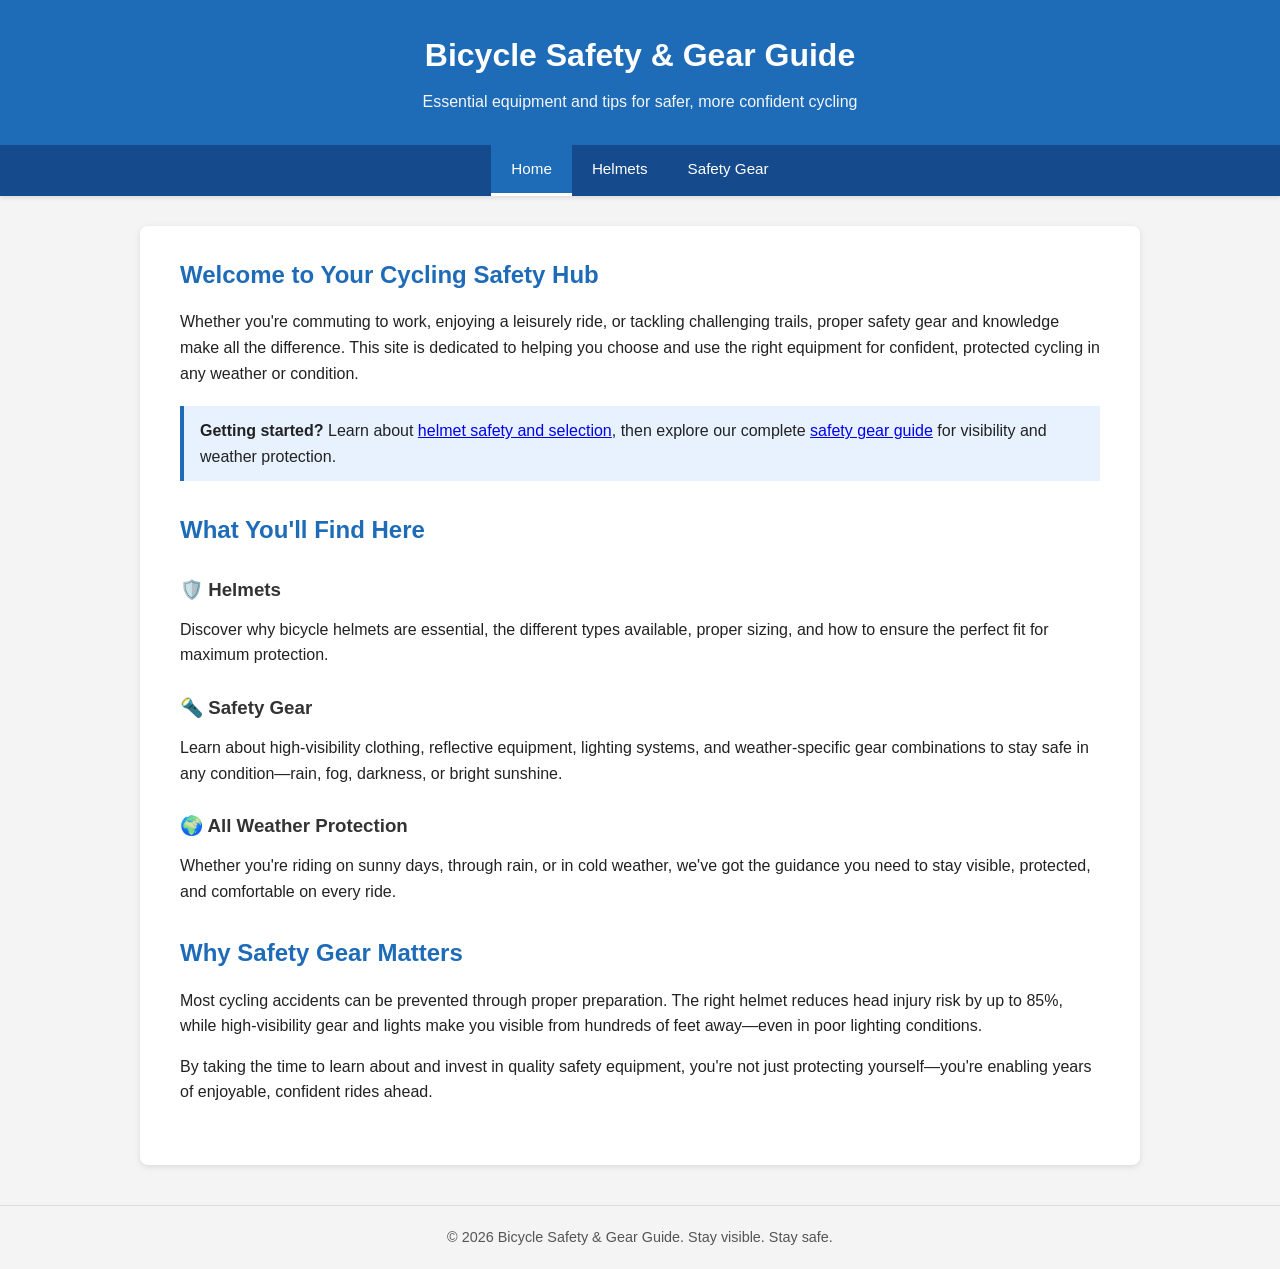
<file: index.html>
<!DOCTYPE html>
<html lang="en">
<head>
  <meta charset="UTF-8">
  <title>Bicycle Safety & Gear Guide</title>
  <meta name="viewport" content="width=device-width, initial-scale=1.0">
  <meta name="description" content="Your complete guide to bicycle safety gear, helmets, and equipment for all weather conditions.">
  <link rel="stylesheet" href="styles.css">
</head>
<body>

<header>
  <h1>Bicycle Safety & Gear Guide</h1>
  <p>Essential equipment and tips for safer, more confident cycling</p>
</header>

<nav>
  <a href="index.html" class="active">Home</a>
  <a href="helmets.html">Helmets</a>
  <a href="safety-gear.html">Safety Gear</a>
</nav>

<main>
  <section>
    <h2>Welcome to Your Cycling Safety Hub</h2>
    <p>
      Whether you're commuting to work, enjoying a leisurely ride, or tackling challenging trails,
      proper safety gear and knowledge make all the difference. This site is dedicated to helping you
      choose and use the right equipment for confident, protected cycling in any weather or condition.
    </p>

    <div class="highlight">
      <strong>Getting started?</strong> Learn about <a href="helmets.html">helmet safety and selection</a>,
      then explore our complete <a href="safety-gear.html">safety gear guide</a> for visibility and weather protection.
    </div>
  </section>

  <section>
    <h2>What You'll Find Here</h2>
    
    <h3>🛡️ Helmets</h3>
    <p>
      Discover why bicycle helmets are essential, the different types available, proper sizing,
      and how to ensure the perfect fit for maximum protection.
    </p>

    <h3>🔦 Safety Gear</h3>
    <p>
      Learn about high-visibility clothing, reflective equipment, lighting systems, and weather-specific
      gear combinations to stay safe in any condition—rain, fog, darkness, or bright sunshine.
    </p>

    <h3>🌍 All Weather Protection</h3>
    <p>
      Whether you're riding on sunny days, through rain, or in cold weather, we've got the guidance
      you need to stay visible, protected, and comfortable on every ride.
    </p>
  </section>

  <section>
    <h2>Why Safety Gear Matters</h2>
    <p>
      Most cycling accidents can be prevented through proper preparation. The right helmet reduces
      head injury risk by up to 85%, while high-visibility gear and lights make you visible from hundreds
      of feet away—even in poor lighting conditions.
    </p>
    <p>
      By taking the time to learn about and invest in quality safety equipment, you're not just protecting
      yourself—you're enabling years of enjoyable, confident rides ahead.
    </p>
  </section>

</main>

<footer>
  <p>&copy; <span id="year"></span> Bicycle Safety & Gear Guide. Stay visible. Stay safe.</p>
  <script>
    document.getElementById('year').textContent = new Date().getFullYear();
  </script>
</footer>

</body>
</html>
</file>
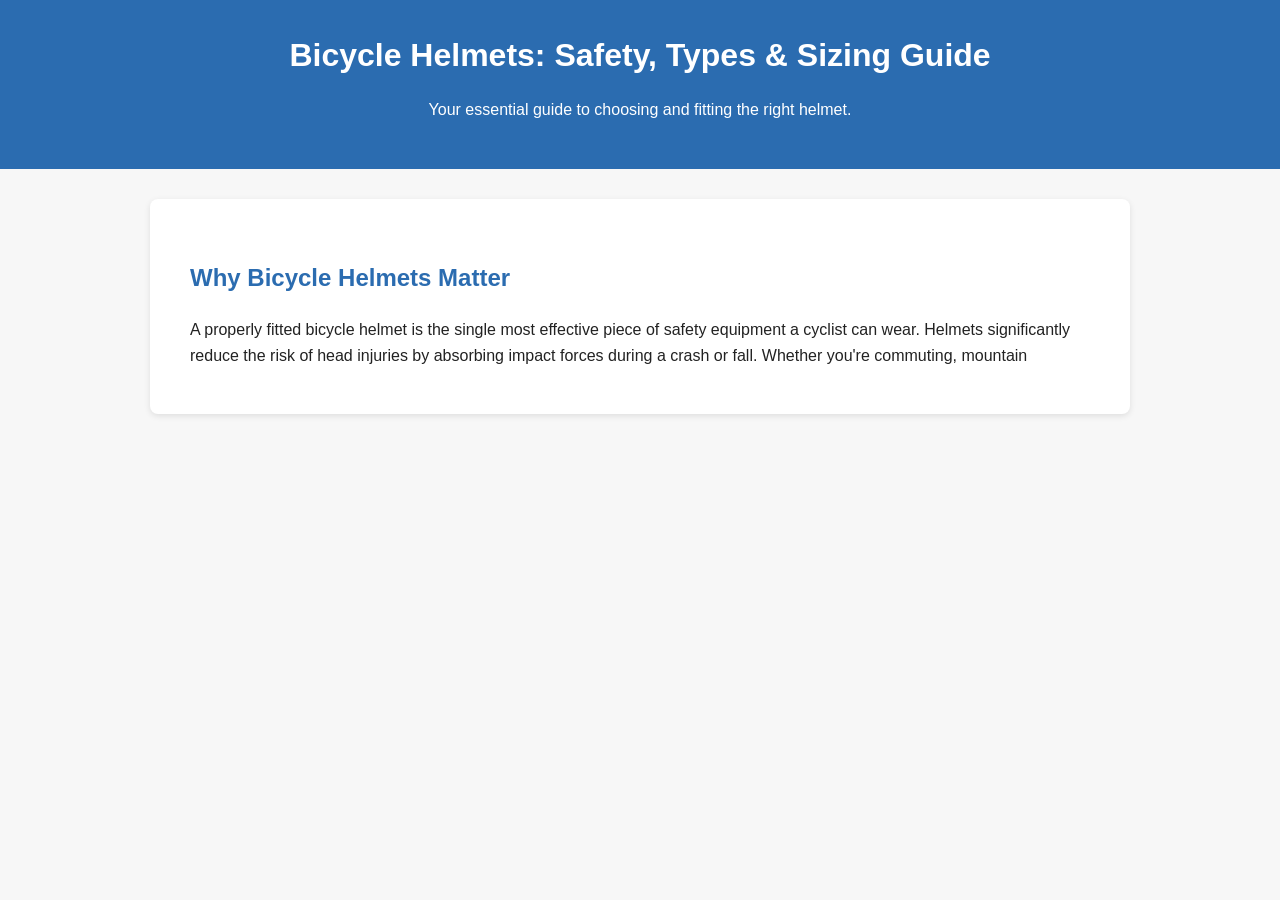
<file: helmets.html>
<!DOCTYPE html>
<html lang="en">
<head>
  <meta charset="UTF-8">
  <title>Bicycle Helmets: Safety, Types & Sizing Guide</title>
  <meta name="viewport" content="width=device-width, initial-scale=1.0">
  <meta name="description" content="Learn why bicycle helmets matter, the different types available, and how to choose the right size and fit.">
  <style>
    body {
      margin: 0;
      font-family: Arial, sans-serif;
      background: #f7f7f7;
      color: #222;
      line-height: 1.6;
    }

    header {
      background: #2b6cb0;
      color: #fff;
      padding: 30px 40px;
      text-align: center;
    }

    header h1 {
      margin: 0;
      font-size: 2rem;
    }

    main {
      max-width: 900px;
      margin: 30px auto;
      background: #fff;
      padding: 30px 40px;
      border-radius: 8px;
      box-shadow: 0 2px 6px rgba(0,0,0,0.1);
    }

    h2 {
      color: #2b6cb0;
      margin-top: 30px;
    }

    .highlight {
      background: #e8f1ff;
      border-left: 4px solid #2b6cb0;
      padding: 12px 16px;
      margin: 20px 0;
    }

    ul {
      padding-left: 20px;
    }

    footer {
      text-align: center;
      padding: 20px;
      font-size: 0.9rem;
      color: #555;
    }
  </style>
</head>
<body>

<header>
  <h1>Bicycle Helmets: Safety, Types & Sizing Guide</h1>
  <p>Your essential guide to choosing and fitting the right helmet.</p>
</header>

<main>

  <section>
    <h2>Why Bicycle Helmets Matter</h2>
    <p>
      A properly fitted bicycle helmet is the single most effective piece of safety equipment a cyclist can wear.
      Helmets significantly reduce the risk of head injuries by absorbing impact forces during a crash or fall.
      Whether you're commuting, mountain
</file>
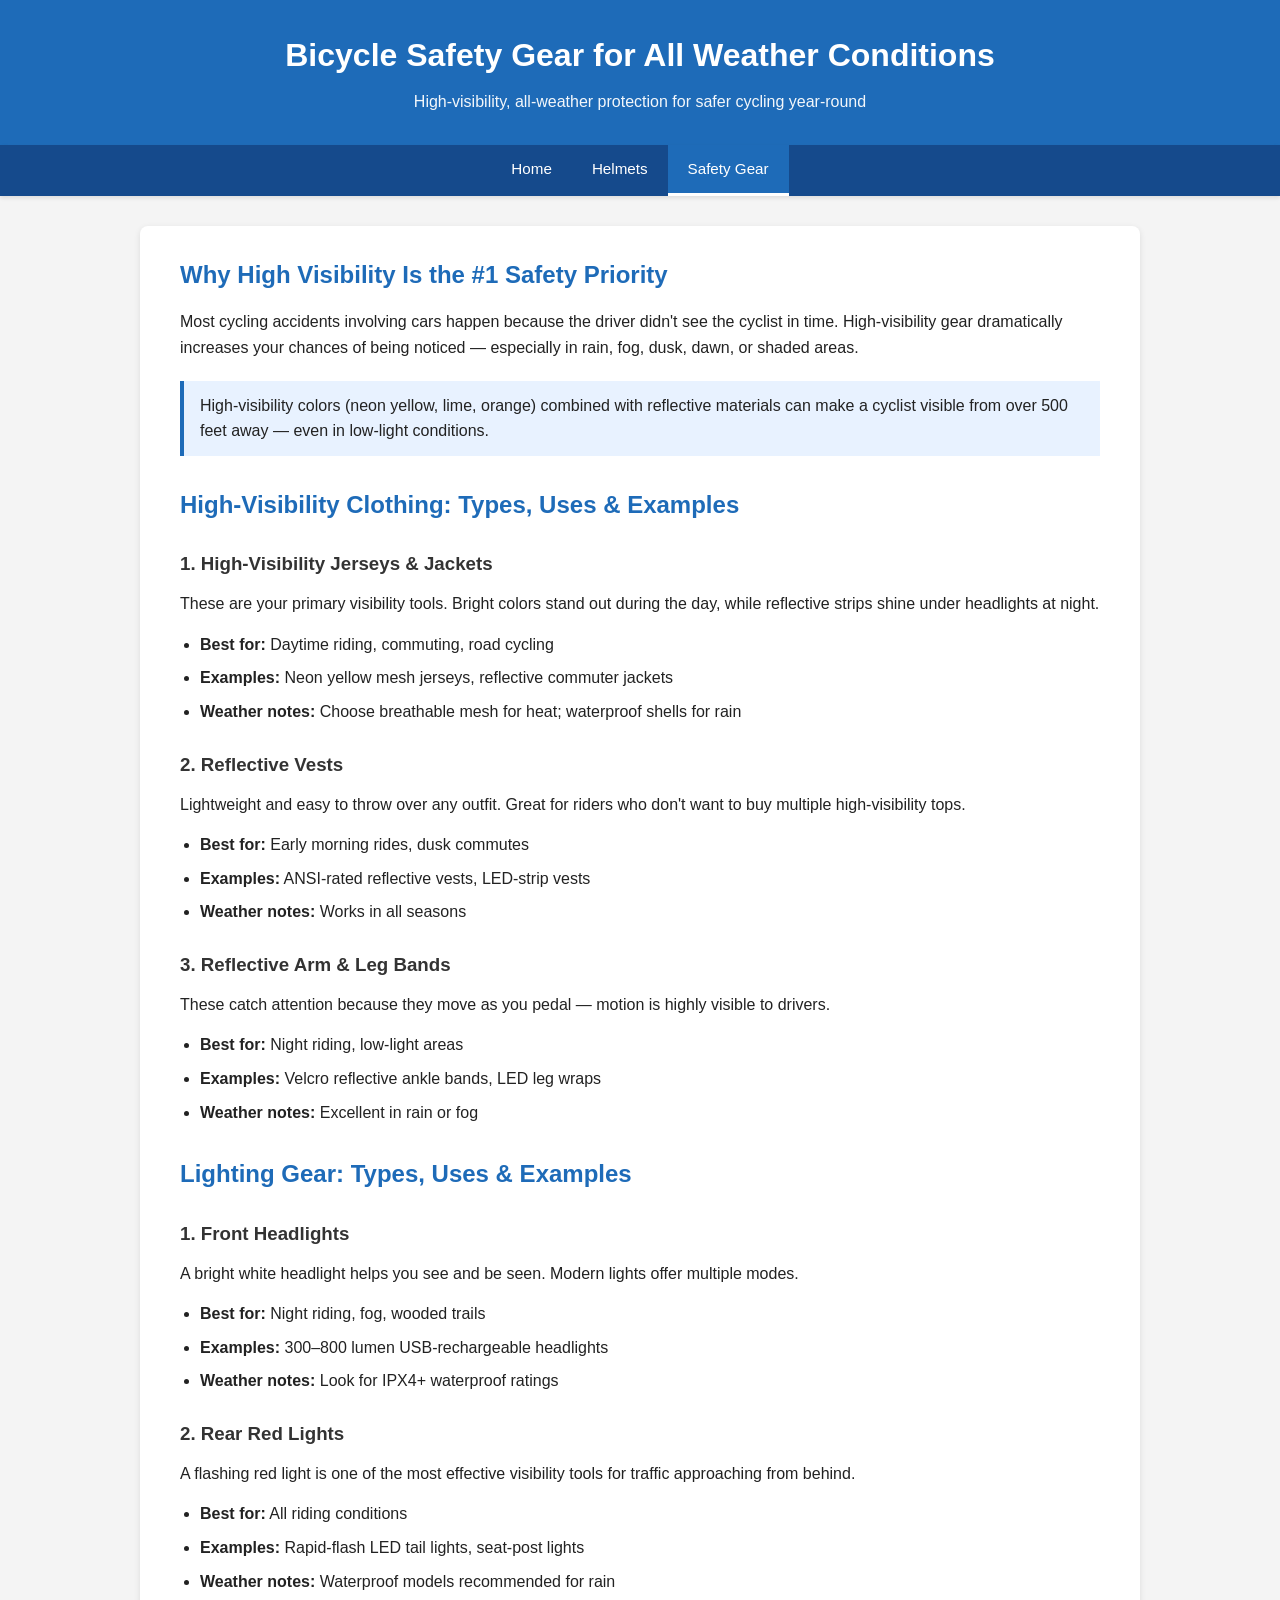
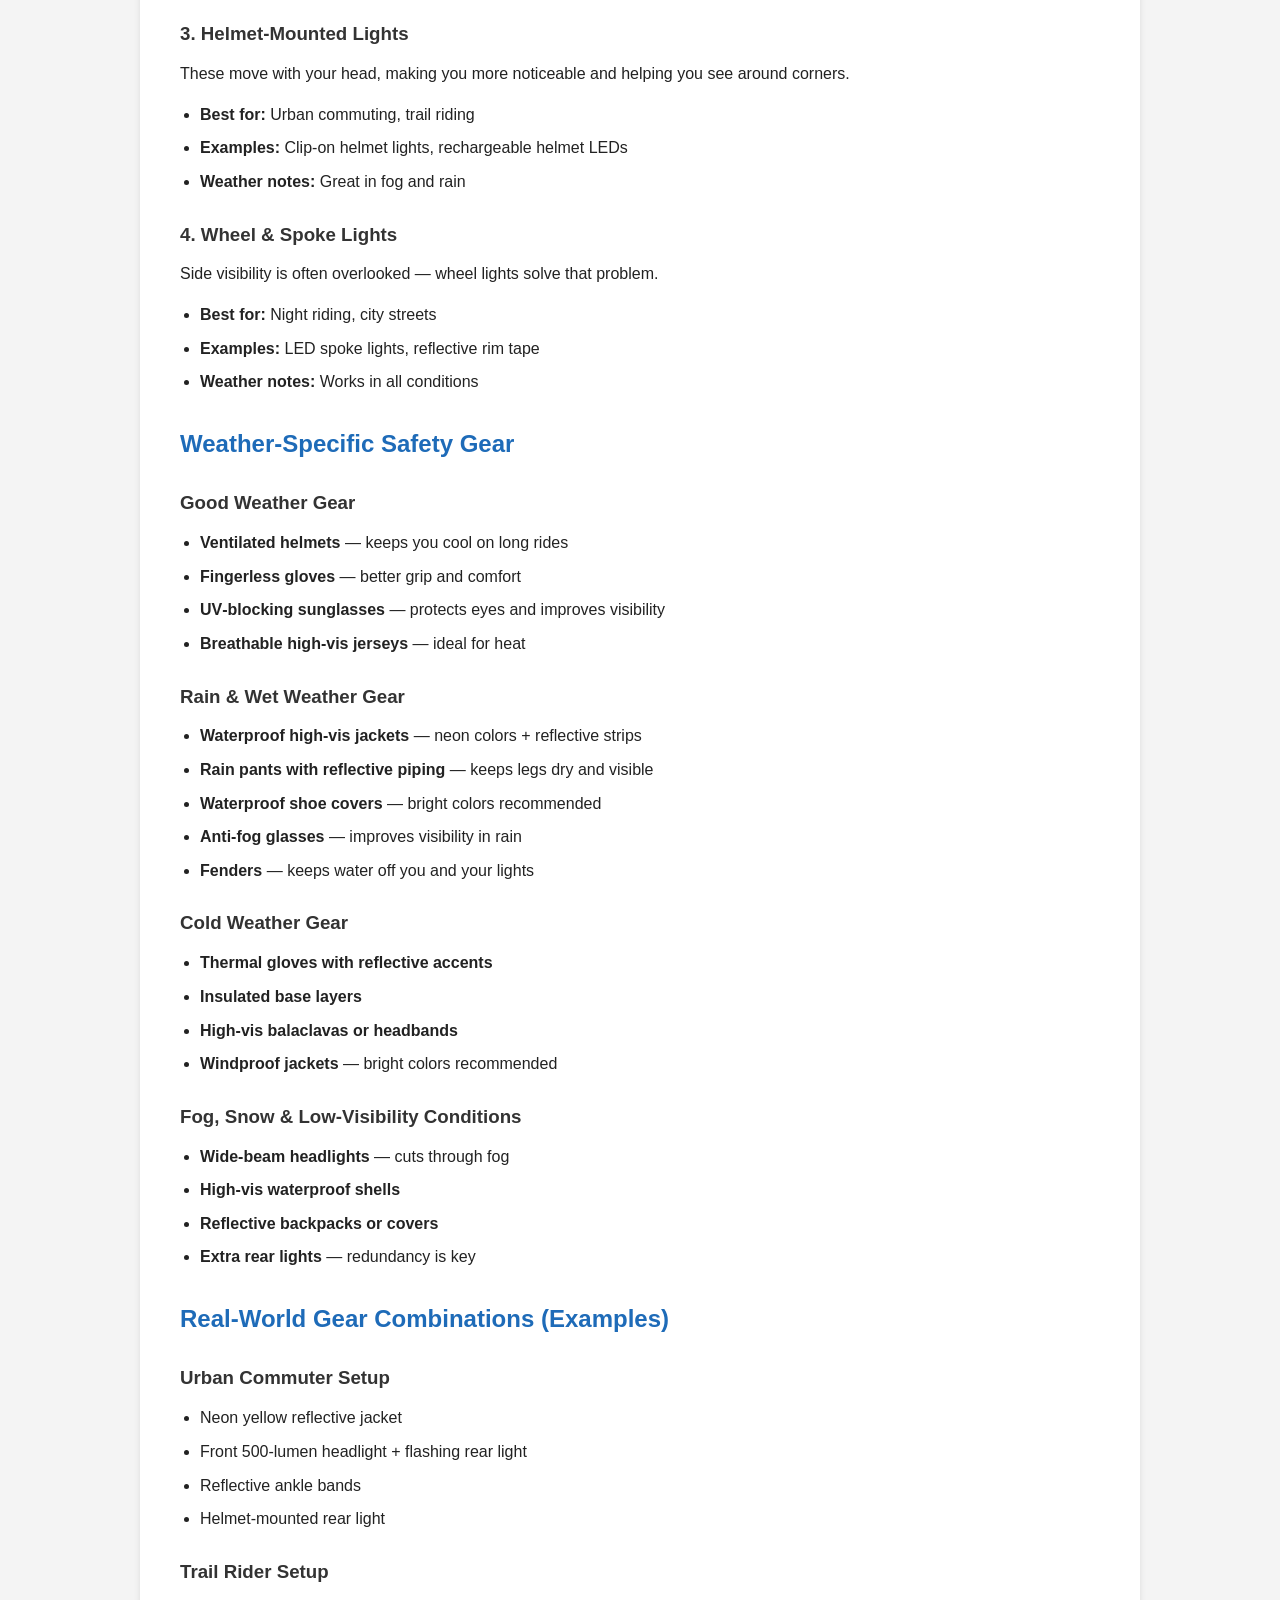
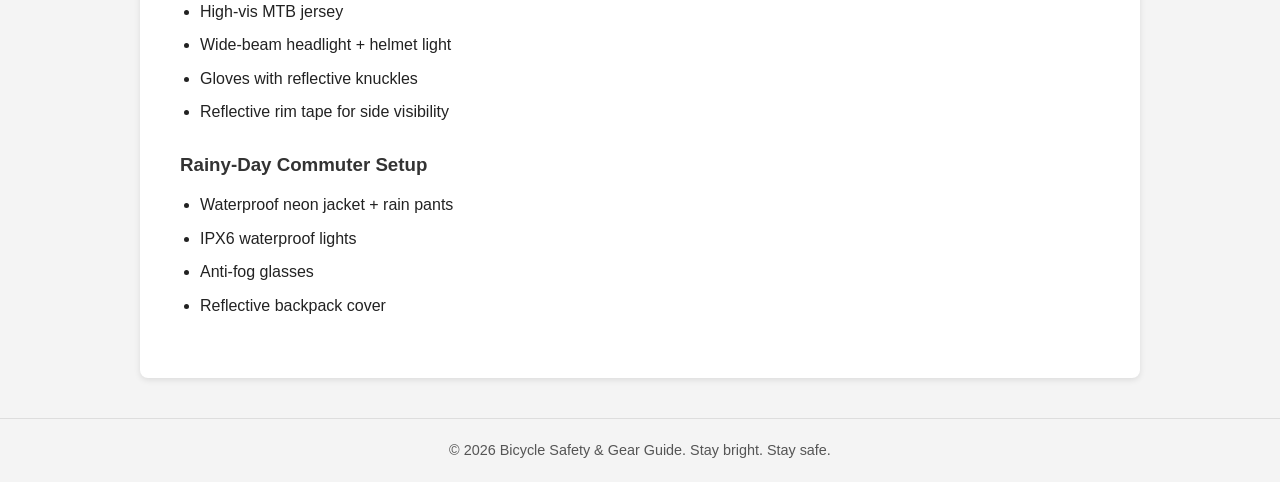
<file: safety-gear.html>
<!DOCTYPE html>
<html lang="en">
<head>
  <meta charset="UTF-8">
  <title>Bicycle Safety Gear for All Weather Conditions</title>
  <meta name="viewport" content="width=device-width, initial-scale=1.0">
  <meta name="description" content="A detailed guide to bicycle safety gear for good and inclement weather, with a focus on high-visibility equipment and real-world examples.">
  <link rel="stylesheet" href="styles.css">
</head>
<body>

<header>
  <h1>Bicycle Safety Gear for All Weather Conditions</h1>
  <p>High‑visibility, all‑weather protection for safer cycling year‑round</p>
</header>

<nav>
  <a href="index.html">Home</a>
  <a href="helmets.html">Helmets</a>
  <a href="safety-gear.html" class="active">Safety Gear</a>
</nav>

<main>

  <section>
    <h2>Why High Visibility Is the #1 Safety Priority</h2>
    <p>
      Most cycling accidents involving cars happen because the driver didn't see the cyclist in time.
      High‑visibility gear dramatically increases your chances of being noticed — especially in rain,
      fog, dusk, dawn, or shaded areas.
    </p>

    <div class="highlight">
      High‑visibility colors (neon yellow, lime, orange) combined with reflective materials can make a cyclist
      visible from over 500 feet away — even in low‑light conditions.
    </div>
  </section>

  <section>
    <h2>High‑Visibility Clothing: Types, Uses & Examples</h2>

    <h3>1. High‑Visibility Jerseys & Jackets</h3>
    <p>
      These are your primary visibility tools. Bright colors stand out during the day, while reflective strips
      shine under headlights at night.
    </p>
    <ul>
      <li><strong>Best for:</strong> Daytime riding, commuting, road cycling</li>
      <li><strong>Examples:</strong> Neon yellow mesh jerseys, reflective commuter jackets</li>
      <li><strong>Weather notes:</strong> Choose breathable mesh for heat; waterproof shells for rain</li>
    </ul>

    <h3>2. Reflective Vests</h3>
    <p>
      Lightweight and easy to throw over any outfit. Great for riders who don't want to buy multiple
      high‑visibility tops.
    </p>
    <ul>
      <li><strong>Best for:</strong> Early morning rides, dusk commutes</li>
      <li><strong>Examples:</strong> ANSI‑rated reflective vests, LED‑strip vests</li>
      <li><strong>Weather notes:</strong> Works in all seasons</li>
    </ul>

    <h3>3. Reflective Arm & Leg Bands</h3>
    <p>
      These catch attention because they move as you pedal — motion is highly visible to drivers.
    </p>
    <ul>
      <li><strong>Best for:</strong> Night riding, low‑light areas</li>
      <li><strong>Examples:</strong> Velcro reflective ankle bands, LED leg wraps</li>
      <li><strong>Weather notes:</strong> Excellent in rain or fog</li>
    </ul>
  </section>

  <section>
    <h2>Lighting Gear: Types, Uses & Examples</h2>

    <h3>1. Front Headlights</h3>
    <p>
      A bright white headlight helps you see and be seen. Modern lights offer multiple modes.
    </p>
    <ul>
      <li><strong>Best for:</strong> Night riding, fog, wooded trails</li>
      <li><strong>Examples:</strong> 300–800 lumen USB‑rechargeable headlights</li>
      <li><strong>Weather notes:</strong> Look for IPX4+ waterproof ratings</li>
    </ul>

    <h3>2. Rear Red Lights</h3>
    <p>
      A flashing red light is one of the most effective visibility tools for traffic approaching from behind.
    </p>
    <ul>
      <li><strong>Best for:</strong> All riding conditions</li>
      <li><strong>Examples:</strong> Rapid‑flash LED tail lights, seat‑post lights</li>
      <li><strong>Weather notes:</strong> Waterproof models recommended for rain</li>
    </ul>

    <h3>3. Helmet‑Mounted Lights</h3>
    <p>
      These move with your head, making you more noticeable and helping you see around corners.
    </p>
    <ul>
      <li><strong>Best for:</strong> Urban commuting, trail riding</li>
      <li><strong>Examples:</strong> Clip‑on helmet lights, rechargeable helmet LEDs</li>
      <li><strong>Weather notes:</strong> Great in fog and rain</li>
    </ul>

    <h3>4. Wheel & Spoke Lights</h3>
    <p>
      Side visibility is often overlooked — wheel lights solve that problem.
    </p>
    <ul>
      <li><strong>Best for:</strong> Night riding, city streets</li>
      <li><strong>Examples:</strong> LED spoke lights, reflective rim tape</li>
      <li><strong>Weather notes:</strong> Works in all conditions</li>
    </ul>
  </section>

  <section>
    <h2>Weather‑Specific Safety Gear</h2>

    <h3>Good Weather Gear</h3>
    <ul>
      <li><strong>Ventilated helmets</strong> — keeps you cool on long rides</li>
      <li><strong>Fingerless gloves</strong> — better grip and comfort</li>
      <li><strong>UV‑blocking sunglasses</strong> — protects eyes and improves visibility</li>
      <li><strong>Breathable high‑vis jerseys</strong> — ideal for heat</li>
    </ul>

    <h3>Rain & Wet Weather Gear</h3>
    <ul>
      <li><strong>Waterproof high‑vis jackets</strong> — neon colors + reflective strips</li>
      <li><strong>Rain pants with reflective piping</strong> — keeps legs dry and visible</li>
      <li><strong>Waterproof shoe covers</strong> — bright colors recommended</li>
      <li><strong>Anti‑fog glasses</strong> — improves visibility in rain</li>
      <li><strong>Fenders</strong> — keeps water off you and your lights</li>
    </ul>

    <h3>Cold Weather Gear</h3>
    <ul>
      <li><strong>Thermal gloves with reflective accents</strong></li>
      <li><strong>Insulated base layers</strong></li>
      <li><strong>High‑vis balaclavas or headbands</strong></li>
      <li><strong>Windproof jackets</strong> — bright colors recommended</li>
    </ul>

    <h3>Fog, Snow & Low‑Visibility Conditions</h3>
    <ul>
      <li><strong>Wide‑beam headlights</strong> — cuts through fog</li>
      <li><strong>High‑vis waterproof shells</strong></li>
      <li><strong>Reflective backpacks or covers</strong></li>
      <li><strong>Extra rear lights</strong> — redundancy is key</li>
    </ul>
  </section>

  <section>
    <h2>Real‑World Gear Combinations (Examples)</h2>

    <h3>Urban Commuter Setup</h3>
    <ul>
      <li>Neon yellow reflective jacket</li>
      <li>Front 500‑lumen headlight + flashing rear light</li>
      <li>Reflective ankle bands</li>
      <li>Helmet‑mounted rear light</li>
    </ul>

    <h3>Trail Rider Setup</h3>
    <ul>
      <li>High‑vis MTB jersey</li>
      <li>Wide‑beam headlight + helmet light</li>
      <li>Gloves with reflective knuckles</li>
      <li>Reflective rim tape for side visibility</li>
    </ul>

    <h3>Rainy‑Day Commuter Setup</h3>
    <ul>
      <li>Waterproof neon jacket + rain pants</li>
      <li>IPX6 waterproof lights</li>
      <li>Anti‑fog glasses</li>
      <li>Reflective backpack cover</li>
    </ul>
  </section>

</main>

<footer>
  <p>&copy; <span id="year"></span> Bicycle Safety & Gear Guide. Stay bright. Stay safe.</p>
  <script>
    document.getElementById('year').textContent = new Date().getFullYear();
  </script>
</footer>

</body>
</html>
</file>
<file: styles.css>
/* ============================================
   Shared Stylesheet for Bicycle Safety Site
   ============================================ */

/* Base Styles */
* {
  margin: 0;
  padding: 0;
  box-sizing: border-box;
}

body {
  font-family: Arial, sans-serif;
  background: #f4f4f4;
  color: #222;
  line-height: 1.6;
}

/* Header */
header {
  background: #1e6bb8;
  color: #fff;
  padding: 30px 40px;
  text-align: center;
}

header h1 {
  margin: 0;
  font-size: 2rem;
  margin-bottom: 8px;
}

header p {
  margin: 0;
  font-size: 1rem;
  opacity: 0.95;
}

/* Navigation */
nav {
  background: #154a8c;
  padding: 0;
  display: flex;
  flex-wrap: wrap;
  justify-content: center;
  box-shadow: 0 2px 4px rgba(0, 0, 0, 0.1);
}

nav a {
  color: #fff;
  text-decoration: none;
  padding: 12px 20px;
  font-size: 0.95rem;
  transition: background 0.3s ease;
  display: inline-block;
}

nav a:hover {
  background: #0f3a6f;
}

nav a.active {
  background: #1e6bb8;
  border-bottom: 3px solid #fff;
}

/* Main Content */
main {
  max-width: 1000px;
  margin: 30px auto;
  background: #fff;
  padding: 30px 40px;
  border-radius: 8px;
  box-shadow: 0 2px 6px rgba(0, 0, 0, 0.1);
}

/* Headings */
h2 {
  color: #1e6bb8;
  margin-top: 40px;
  margin-bottom: 15px;
}

h2:first-child {
  margin-top: 0;
}

h3 {
  margin-top: 25px;
  margin-bottom: 12px;
  color: #333;
}

/* Highlight Boxes */
.highlight {
  background: #e8f2ff;
  border-left: 4px solid #1e6bb8;
  padding: 12px 16px;
  margin: 20px 0;
}

/* Lists */
ul {
  padding-left: 20px;
  margin-bottom: 15px;
}

ul li {
  margin-bottom: 8px;
}

/* Sections */
section {
  margin-bottom: 30px;
}

section p {
  margin-bottom: 15px;
}

/* Footer */
footer {
  text-align: center;
  padding: 20px 40px;
  font-size: 0.9rem;
  color: #555;
  background: #f4f4f4;
  border-top: 1px solid #ddd;
  margin-top: 40px;
}

footer a {
  color: #1e6bb8;
  text-decoration: none;
}

footer a:hover {
  text-decoration: underline;
}

/* Responsive Design */
@media (max-width: 768px) {
  header {
    padding: 20px 20px;
  }

  header h1 {
    font-size: 1.5rem;
  }

  nav {
    flex-direction: column;
  }

  nav a {
    padding: 12px 16px;
    border-bottom: 1px solid rgba(255, 255, 255, 0.2);
    width: 100%;
    text-align: center;
  }

  main {
    margin: 20px 10px;
    padding: 20px;
  }

  footer {
    padding: 15px 20px;
  }
}

@media (max-width: 480px) {
  header h1 {
    font-size: 1.2rem;
  }

  header p {
    font-size: 0.9rem;
  }

  nav a {
    padding: 10px 12px;
    font-size: 0.85rem;
  }

  main {
    padding: 15px;
    margin: 15px 5px;
  }
}
</file>
